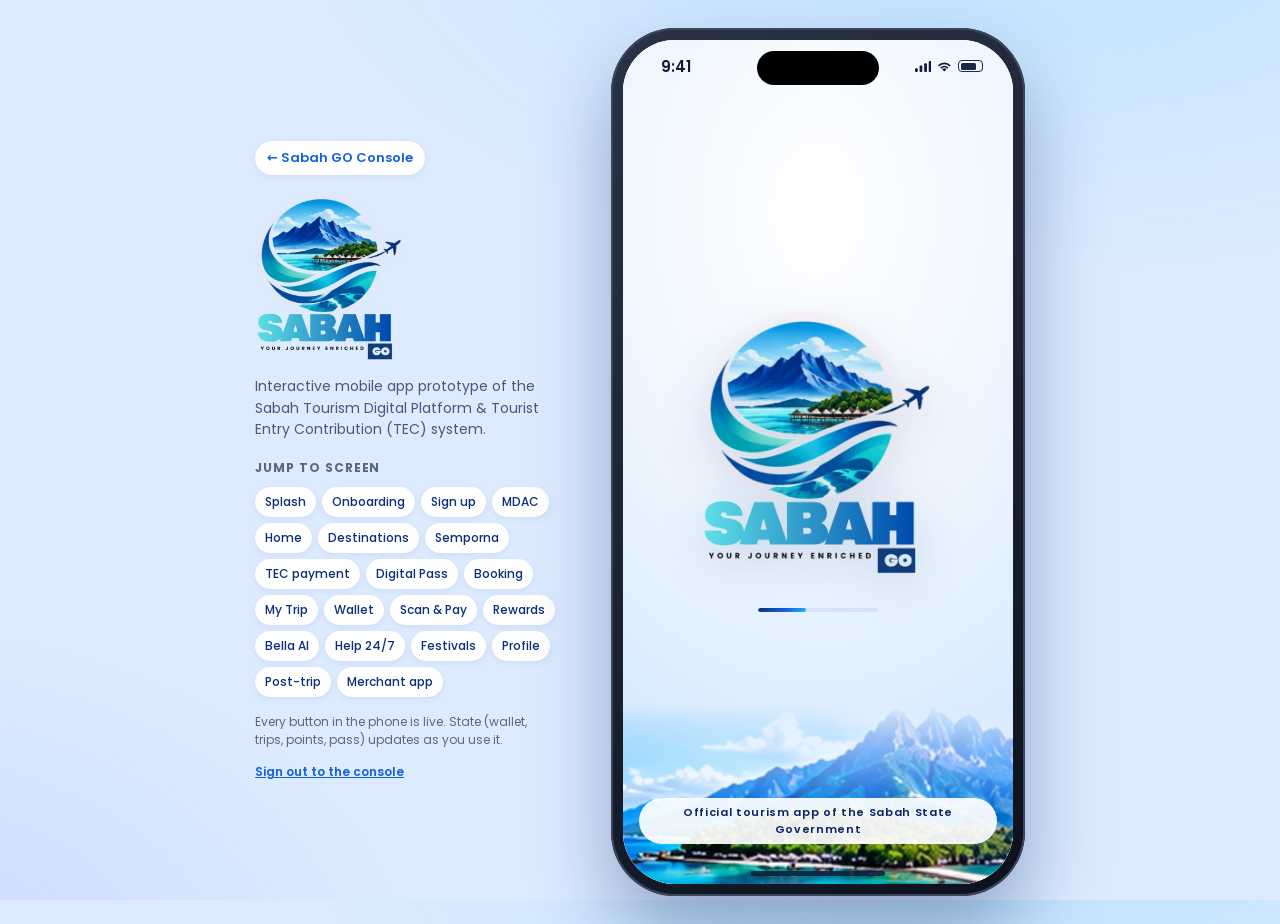
<file: app/index.html>
<!doctype html>
<html lang="en">
<head>
<meta charset="utf-8">
<meta name="viewport" content="width=device-width, initial-scale=1, viewport-fit=cover">
<link rel="icon" href="/img/logo_mark.webp">
<meta name="theme-color" content="#0B2F7A">
<title>Sabah GO</title>
<link rel="preconnect" href="https://fonts.googleapis.com">
<link rel="preconnect" href="https://fonts.gstatic.com" crossorigin>
<link href="https://fonts.googleapis.com/css2?family=Poppins:wght@400;500;600;700;800;900&display=swap" rel="stylesheet">
<link rel="stylesheet" href="/app/styles.css?v=21">
</head>
<body>
<div id="stage">
  <aside class="side">
    <a class="side-back" href="/">&larr; Sabah GO Console</a>
    <div class="side-brand">
      <img src="/img/logo.webp" alt="Sabah GO, your journey enriched">
    </div>
    <p class="side-lead">Interactive mobile app prototype of the Sabah Tourism Digital Platform &amp; Tourist Entry Contribution (TEC) system.</p>
    <h4>Jump to screen</h4>
    <div class="side-links" id="sideLinks"></div>
    <p class="side-note">Every button in the phone is live. State (wallet, trips, points, pass) updates as you use it.</p>
    <a class="side-out" href="/">Sign out to the console</a>
  </aside>
  <div class="device">
    <div class="phone" id="phone">
      <div class="statusbar" aria-hidden="true"><span class="sb-time">9:41</span><span class="island"></span><span class="sb-icons"><svg viewBox="0 0 18 12"><rect x="0" y="8" width="3" height="4" rx="1"/><rect x="5" y="5" width="3" height="7" rx="1"/><rect x="10" y="2.5" width="3" height="9.5" rx="1"/><rect x="15" y="0" width="3" height="12" rx="1"/></svg><svg viewBox="0 0 16 12"><path d="M8 11.5 5.6 9a3.4 3.4 0 0 1 4.8 0zM3.5 7a6.4 6.4 0 0 1 9 0l-1.4 1.4a4.4 4.4 0 0 0-6.2 0zM1 4.5a10 10 0 0 1 14 0l-1.4 1.4a8 8 0 0 0-11.2 0z"/></svg><span class="batt"><i></i></span></span></div>
      <div id="app"></div>
      <div id="sheetWrap" class="sheet-wrap" aria-hidden="true" onclick="if(event.target===this)closeSheet()"><div class="sheet" id="sheet" role="dialog" aria-modal="true" tabindex="-1"></div></div>
      <div id="toast" class="toast" role="status" aria-live="polite"></div>
      <div class="homebar" aria-hidden="true"></div>
    </div>
  </div>
</div>
<script src="/app/data.js?v=21"></script>
<script src="/app/app.js?v=21"></script>
</body>
</html>
</file>
<file: app/styles.css>
:root{
  --navy:#0A2463; --navy2:#0B2F7A; --blue:#1460E0; --blue2:#1E7BF2; --cyan:#22B5F0; --sky:#E8F2FF;
  --green:#17B26A; --teal:#14B8A6; --orange:#FF8A1F; --red:#F0436A; --purple:#7B4DE3; --gold:#FFC531;
  --ink:#0E1B3D; --ink2:#4A5878; --ink3:#8592AD; --line:#E3EAF5; --bg:#F3F7FD; --card:#fff;
  --sb:46px; --r:18px; --shadow:0 6px 20px rgba(16,56,140,.10); --shadow2:0 12px 30px rgba(16,56,140,.18);
  --grad:linear-gradient(135deg,#0B2F7A 0%,#1460E0 55%,#22B5F0 100%);
  --gradNavy:linear-gradient(160deg,#0A2463 0%,#0F3A92 60%,#1460E0 100%);
}
*{box-sizing:border-box;margin:0;padding:0;-webkit-tap-highlight-color:transparent}
html,body{height:100%}
body{font-family:Poppins,system-ui,-apple-system,Segoe UI,sans-serif;color:var(--ink);background:#DCEBFF;
  background-image:radial-gradient(1200px 600px at 80% -10%,#BFE3FF 0%,transparent 60%),radial-gradient(900px 600px at -10% 110%,#C9D8FF 0%,transparent 60%);
  -webkit-font-smoothing:antialiased}
button{font:inherit;color:inherit;background:none;border:0;cursor:pointer}
input,select,textarea{font:inherit;color:inherit}
img{display:block}
svg{display:block}

/* ---------- stage ---------- */
#stage{min-height:100%;display:flex;align-items:center;justify-content:center;gap:56px;padding:28px}
.side{width:300px;flex-shrink:0}
.side-brand{display:flex;align-items:center;gap:12px;margin-bottom:16px}
.side-brand img{width:70px;height:52px;object-fit:cover;border-radius:12px;mix-blend-mode:multiply}
.side-lead{font-size:14px;color:var(--ink2);line-height:1.55;margin-bottom:18px}
.side h4{font-size:12px;letter-spacing:.08em;text-transform:uppercase;color:var(--ink3);margin-bottom:10px}
.side-links{display:flex;flex-wrap:wrap;gap:6px;margin-bottom:16px}
.side-links button{font-size:12px;font-weight:500;padding:6px 10px;border-radius:99px;background:#fff;color:var(--navy2);box-shadow:0 2px 6px rgba(16,56,140,.08)}
.side-links button:hover{background:var(--blue);color:#fff}
.side-note{font-size:12px;color:var(--ink3);line-height:1.5}
.side-back{display:inline-flex;align-items:center;gap:6px;font-size:13px;font-weight:600;color:var(--blue);text-decoration:none;margin-bottom:18px;padding:7px 12px;border-radius:99px;background:#fff;box-shadow:0 2px 6px rgba(16,56,140,.08)}
.side-back:hover{background:var(--blue);color:#fff}
.side-out{display:inline-block;margin-top:14px;font-size:12px;font-weight:600;color:var(--blue)}
.device{padding:12px;border-radius:64px;background:linear-gradient(145deg,#2a3346,#0c111c);box-shadow:0 40px 80px rgba(10,36,99,.35),inset 0 0 0 2px #3b465e}
.phone{position:relative;width:390px;height:844px;border-radius:52px;overflow:hidden;background:var(--bg);isolation:isolate}
#app{position:absolute;inset:0}

/* status bar */
.statusbar{position:absolute;top:0;left:0;right:0;height:var(--sb);z-index:50;display:flex;align-items:center;justify-content:space-between;padding:6px 30px 0 38px;font-weight:600;font-size:15px;color:var(--ink);pointer-events:none;transition:color .2s}
.statusbar .island{position:absolute;left:50%;top:11px;transform:translateX(-50%);width:122px;height:34px;border-radius:20px;background:#000}
.sb-icons{display:flex;align-items:center;gap:6px}
.sb-icons svg{height:11px;width:auto;fill:currentColor}
.batt{width:25px;height:12px;border:1.5px solid currentColor;border-radius:4px;padding:1.5px;opacity:.95;position:relative}
.batt i{display:block;height:100%;width:78%;background:currentColor;border-radius:1.5px}
.phone.light-sb .statusbar{color:#fff}
.homebar{position:absolute;bottom:8px;left:50%;transform:translateX(-50%);width:134px;height:5px;border-radius:3px;background:#0E1B3D;z-index:60;pointer-events:none;opacity:.85}
.phone.light-sb.dark-bottom .homebar{background:#fff}

@media (max-width:860px){ .side{display:none} #stage{padding:0} }
@media (max-width:500px){
  :root{--sb:env(safe-area-inset-top,12px)}
  #stage{display:block;padding:0;min-height:100%}
  .device{padding:0;border-radius:0;box-shadow:none;background:none}
  .phone{width:100vw;height:100vh;height:100dvh;border-radius:0}
  .statusbar,.homebar{display:none}
}

/* ---------- screen layout ---------- */
.scr{position:absolute;inset:0;display:flex;flex-direction:column;background:var(--bg);animation:fadeIn .22s ease}
.scr.push{animation:pushIn .26s cubic-bezier(.2,.8,.2,1)}
@keyframes fadeIn{from{opacity:.4}to{opacity:1}}
@keyframes pushIn{from{transform:translateX(28px);opacity:.3}to{transform:none;opacity:1}}
.content{flex:1;overflow-y:auto;overflow-x:hidden;scrollbar-width:none;padding-bottom:28px;position:relative}
.content::-webkit-scrollbar{display:none}
.has-nav .content{padding-bottom:110px}
.has-footer .content{padding-bottom:20px}
.pad{padding:0 20px}

.hdr{display:flex;align-items:center;gap:10px;padding:calc(var(--sb) + 6px) 14px 12px;background:var(--bg);position:relative;z-index:5}
.hdr.white{background:#fff;border-bottom:1px solid var(--line)}
.hdr.dark{background:transparent;color:#fff}
.hdr-t{flex:1;text-align:center;min-width:0}
.hdr-t h1{font-size:17px;font-weight:600;white-space:nowrap;overflow:hidden;text-overflow:ellipsis}
.hdr-t p{font-size:11.5px;color:var(--ink3);margin-top:1px}
.hdr.dark .hdr-t p{color:rgba(255,255,255,.7)}
.ib{width:40px;height:40px;border-radius:14px;display:grid;place-items:center;background:#fff;box-shadow:0 2px 8px rgba(16,56,140,.08);flex-shrink:0;position:relative}
.ib svg{width:20px;height:20px}
.hdr.dark .ib,.ib.glass{background:rgba(255,255,255,.16);box-shadow:none;color:#fff;backdrop-filter:blur(8px);-webkit-backdrop-filter:blur(8px);border:1px solid rgba(255,255,255,.22)}
.ib-sp{width:40px;flex-shrink:0}
.dot-badge{position:absolute;top:8px;right:9px;width:8px;height:8px;border-radius:50%;background:var(--red);border:2px solid #fff}

/* ---------- brand ---------- */
.wm{display:inline-flex;align-items:center;gap:5px;font-weight:900;letter-spacing:-.02em;line-height:1}
.wm-s{font-size:34px;background:linear-gradient(180deg,#22B5F0 0%,#1E7BF2 55%,#1460E0 100%);-webkit-background-clip:text;background-clip:text;color:transparent}
.wm-go{font-size:19px;background:var(--navy2);color:#fff;padding:5px 6px 4px;border-radius:3px;letter-spacing:0}
.wm.sm .wm-s{font-size:24px}.wm.sm .wm-go{font-size:13px;padding:4px 5px 3px}
.wm.lg .wm-s{font-size:52px}.wm.lg .wm-go{font-size:28px;padding:7px 8px 6px}
.wm.white .wm-s{background:#fff;-webkit-background-clip:text;background-clip:text}
.wm.white .wm-go{background:#fff;color:var(--navy2)}
.wm-tag{font-size:9px;letter-spacing:.32em;font-weight:600;color:var(--navy2);margin-top:4px}
.wm.lg + .wm-tag{font-size:12px}

/* ---------- common ---------- */
.sec{margin-top:22px}
.sec-h{display:flex;align-items:center;justify-content:space-between;padding:0 20px;margin-bottom:12px}
.sec-h h2{font-size:17px;font-weight:700}
.sec-h button{font-size:13px;font-weight:600;color:var(--blue)}
.card{background:#fff;border-radius:var(--r);box-shadow:var(--shadow)}
.muted{color:var(--ink3)} .small{font-size:12px} .b{font-weight:600}
.row{display:flex;align-items:center;gap:12px}
.between{justify-content:space-between}
.hscroll{display:flex;gap:12px;overflow-x:auto;padding:4px 20px 10px;scrollbar-width:none;scroll-snap-type:x mandatory}
.hscroll::-webkit-scrollbar{display:none}
.hscroll>*{scroll-snap-align:start;flex-shrink:0}

.btn{display:inline-flex;align-items:center;justify-content:center;gap:8px;height:52px;padding:0 22px;border-radius:16px;font-weight:600;font-size:15px;transition:transform .1s,filter .15s}
.btn:active{transform:scale(.98)}
.btn svg{width:19px;height:19px}
.btn-primary{background:linear-gradient(90deg,#1460E0,#1E7BF2);color:#fff;box-shadow:0 8px 20px rgba(20,96,224,.32)}
.btn-primary:hover{filter:brightness(1.06)}
.btn-primary:disabled{opacity:.45;box-shadow:none;cursor:not-allowed}
.btn-light{background:#fff;color:var(--blue);box-shadow:var(--shadow)}
.btn-soft{background:var(--sky);color:var(--blue)}
.btn-ghost{color:var(--blue)}
.btn-white{background:#fff;color:var(--navy2)}
.btn-danger{background:#FFE8EE;color:var(--red)}
.btn-green{background:linear-gradient(90deg,#0E9F6E,#17B26A);color:#fff;box-shadow:0 8px 20px rgba(23,178,106,.3)}
.btn-sm{height:36px;padding:0 14px;border-radius:12px;font-size:13px}
.btn-block{width:100%}
.pill{display:inline-flex;align-items:center;gap:4px;font-size:11px;font-weight:600;padding:3px 9px;border-radius:99px;background:var(--sky);color:var(--blue)}
.pill svg{width:12px;height:12px}
.pill.green{background:#E2F8EE;color:#0E8F57}.pill.orange{background:#FFF0E0;color:#D9670A}.pill.red{background:#FFE8EE;color:#D42253}.pill.gold{background:#FFF6D6;color:#A57800}.pill.white{background:rgba(255,255,255,.2);color:#fff}

.footer{padding:12px 20px calc(18px + env(safe-area-inset-bottom,0px));background:#fff;border-top:1px solid var(--line);position:relative;z-index:6}
.phone .footer{padding-bottom:30px}
@media (max-width:500px){.phone .footer{padding-bottom:calc(14px + env(safe-area-inset-bottom,0px))}}

/* chips */
.chips{display:flex;gap:8px;overflow-x:auto;padding:2px 20px 4px;scrollbar-width:none}
.chips::-webkit-scrollbar{display:none}
.chip{flex-shrink:0;height:36px;padding:0 16px;border-radius:99px;background:#fff;font-size:13px;font-weight:500;color:var(--ink2);box-shadow:0 2px 6px rgba(16,56,140,.06);border:1px solid var(--line)}
.chip.on{background:var(--blue);color:#fff;border-color:var(--blue)}

/* search */
.search{display:flex;align-items:center;gap:10px;height:50px;padding:0 8px 0 16px;background:#fff;border-radius:16px;box-shadow:var(--shadow);color:var(--ink3);font-size:14px;width:100%;text-align:left}
.search svg{width:20px;height:20px;flex-shrink:0}
.search span{flex:1}
.search input{flex:1;border:0;outline:0;background:none;font-size:14.5px;color:var(--ink);min-width:0}
.search .filt{width:36px;height:36px;border-radius:12px;display:grid;place-items:center;color:var(--ink2)}

/* ---------- bottom nav ---------- */
.nav{position:absolute;left:0;right:0;bottom:0;z-index:20;height:92px;background:#fff;border-top:1px solid var(--line);display:flex;align-items:flex-start;padding:8px 8px 0;box-shadow:0 -6px 24px rgba(16,56,140,.06)}
@media (max-width:500px){.nav{height:calc(70px + env(safe-area-inset-bottom,0px))}}
.nav button{flex:1;display:flex;flex-direction:column;align-items:center;gap:3px;font-size:11px;font-weight:500;color:var(--ink3);padding-top:4px}
.nav button svg{width:24px;height:24px}
.nav button.on{color:var(--blue)}
.nav button.on svg{stroke-width:2.3}
.nav .center{position:relative;top:-26px}
.nav .center .ring{width:62px;height:62px;border-radius:22px;background:var(--grad);display:grid;place-items:center;color:#fff;box-shadow:0 10px 22px rgba(20,96,224,.4);border:4px solid #fff}
.nav .center.on{color:var(--blue)}
.nav .center span{margin-top:-1px}

.fab{position:absolute;right:16px;bottom:108px;z-index:19;display:flex;align-items:center;gap:8px;padding:5px 14px 5px 5px;border-radius:99px;background:var(--gradNavy);color:#fff;font-weight:600;font-size:13px;box-shadow:0 10px 24px rgba(10,36,99,.35)}
.fab img{width:38px;height:38px;border-radius:50%;object-fit:cover;object-position:50% 18%;border:2px solid #fff}
.fab .spark{position:absolute;top:-4px;left:28px;width:16px;height:16px;color:var(--gold)}
.no-nav .fab{bottom:28px}
.fab{padding:5px}
.fab img{width:50px;height:50px}
.fab .lbl{position:absolute;right:calc(100% + 8px);white-space:nowrap;background:var(--navy);padding:6px 10px;border-radius:10px;font-size:12px;opacity:0;transform:translateX(6px);transition:all .2s;pointer-events:none}
.fab:hover .lbl,.fab:focus-visible .lbl{opacity:1;transform:none}

/* ---------- sheet / toast ---------- */
.sheet-wrap{position:absolute;inset:0;z-index:80;background:rgba(8,20,52,.45);opacity:0;pointer-events:none;transition:opacity .2s;display:flex;align-items:flex-end}
.sheet-wrap.open{opacity:1;pointer-events:auto}
.sheet{width:100%;max-height:86%;overflow-y:auto;background:#fff;border-radius:28px 28px 0 0;padding:10px 20px 34px;transform:translateY(100%);transition:transform .28s cubic-bezier(.2,.8,.2,1)}
.sheet-wrap.open .sheet{transform:none}
.sheet .grab{width:44px;height:5px;border-radius:3px;background:#D4DCEA;margin:0 auto 14px}
.sheet h3{font-size:18px;font-weight:700;margin-bottom:6px}
.sheet p.lead{font-size:13.5px;color:var(--ink2);margin-bottom:16px;line-height:1.5}
.toast{position:absolute;left:50%;top:64px;transform:translate(-50%,-20px);z-index:90;background:var(--ink);color:#fff;font-size:13px;font-weight:500;padding:11px 16px;border-radius:14px;max-width:86%;opacity:0;pointer-events:none;transition:all .25s;display:flex;gap:8px;align-items:center;box-shadow:0 12px 30px rgba(0,0,0,.25)}
.toast.show{opacity:1;transform:translate(-50%,0)}
.toast svg{width:18px;height:18px;color:#4ADE80;flex-shrink:0}

/* ---------- lists ---------- */
.list{background:#fff;border-radius:var(--r);box-shadow:var(--shadow);overflow:hidden}
.li{display:flex;align-items:center;gap:14px;padding:14px 16px;width:100%;text-align:left;border-bottom:1px solid var(--line)}
.li:last-child{border-bottom:0}
.li:active{background:#F6F9FF}
.li .ico{width:42px;height:42px;border-radius:14px;display:grid;place-items:center;flex-shrink:0;background:var(--sky);color:var(--blue)}
.li .ico svg{width:21px;height:21px}
.li .tx{flex:1;min-width:0}
.li .tx b{display:block;font-size:14.5px;font-weight:600}
.li .tx small{display:block;font-size:12px;color:var(--ink3);margin-top:1px;line-height:1.4}
.li .chev{width:18px;height:18px;color:var(--ink3);flex-shrink:0}
.li .amt{font-weight:700;font-size:14.5px;white-space:nowrap}
.li .amt.pos{color:var(--green)}
.list-label{font-size:12px;font-weight:600;letter-spacing:.06em;text-transform:uppercase;color:var(--ink3);margin:22px 4px 10px}

/* icon bubbles */
.bub{width:56px;height:56px;border-radius:50%;display:grid;place-items:center;color:#fff;box-shadow:0 8px 16px -6px currentColor}
.bub svg{width:26px;height:26px;color:#fff}
.c-blue{background:linear-gradient(145deg,#2D8CFF,#1460E0);color:#1460E0}
.c-green{background:linear-gradient(145deg,#2DD4A3,#10A37F);color:#10A37F}
.c-orange{background:linear-gradient(145deg,#FFB443,#FF7A1A);color:#FF7A1A}
.c-red{background:linear-gradient(145deg,#FF6B8B,#E8345E);color:#E8345E}
.c-purple{background:linear-gradient(145deg,#9F7BFF,#6B3FD8);color:#6B3FD8}
.c-teal{background:linear-gradient(145deg,#3CD5E8,#0EA5C6);color:#0EA5C6}
.c-gold{background:linear-gradient(145deg,#FFD458,#F5A300);color:#F5A300}
.c-navy{background:linear-gradient(145deg,#2B57C4,#0A2463);color:#0A2463}

.grid4{display:grid;grid-template-columns:repeat(4,1fr);gap:16px 6px;padding:0 14px}
.cat{display:flex;flex-direction:column;align-items:center;gap:7px;font-size:11.5px;font-weight:500;color:var(--ink);text-align:center;line-height:1.25}
.cat .bub{width:54px;height:54px}

/* ---------- home ---------- */
.home-top{position:relative;height:392px;flex-shrink:0}
.home-top .bg{position:absolute;inset:0;width:100%;height:100%;object-fit:cover}
.home-top::after{content:"";position:absolute;inset:0;background:linear-gradient(180deg,rgba(255,255,255,.0) 30%,rgba(6,30,80,.15) 55%,rgba(6,30,80,.62) 100%)}
.home-logo{position:absolute;top:0;left:0;right:0;z-index:2;display:flex;align-items:center;justify-content:space-between;padding:calc(var(--sb) + 4px) 18px 12px;background:linear-gradient(180deg,rgba(255,255,255,.96) 0%,rgba(255,255,255,.9) 70%,rgba(255,255,255,0) 100%)}
.home-logo .lg{display:flex;align-items:center;gap:8px}
.home-logo .lg img{width:46px;height:34px;object-fit:cover;border-radius:10px;mix-blend-mode:multiply}
.home-hero-tx{position:absolute;left:20px;right:20px;bottom:76px;z-index:2;color:#fff}
.home-hero-tx .hi{font-size:13px;font-weight:500;opacity:.92}
.home-hero-tx h1{font-size:33px;line-height:1.08;font-weight:800;letter-spacing:-.01em;text-shadow:0 2px 14px rgba(0,0,0,.25);margin-top:2px}
.home-hero-tx p{font-size:12.5px;margin-top:8px;opacity:.95;font-weight:500}
.home-search{position:absolute;left:18px;right:18px;bottom:14px;z-index:3}
.home-sheet{background:var(--bg);border-radius:26px 26px 0 0;margin-top:-6px;position:relative;z-index:4;padding-top:20px}

.entry-card{margin:0 20px;padding:16px;border-radius:20px;background:var(--gradNavy);color:#fff;box-shadow:var(--shadow2);position:relative;overflow:hidden}
.entry-card::after{content:"";position:absolute;right:-40px;top:-40px;width:160px;height:160px;border-radius:50%;background:rgba(255,255,255,.07)}
.entry-card h3{font-size:15px;font-weight:700}
.entry-card p{font-size:12px;opacity:.85;margin-top:2px}
.steps{display:flex;gap:6px;margin:14px 0}
.step{flex:1;display:flex;flex-direction:column;gap:6px;font-size:10.5px;font-weight:500;opacity:.85}
.step i{height:5px;border-radius:3px;background:rgba(255,255,255,.25)}
.step.done i{background:#4ADE80}.step.cur i{background:var(--gold)}
.step.done,.step.cur{opacity:1}

.pass-mini{margin:0 20px;padding:14px;border-radius:20px;background:var(--gradNavy);color:#fff;display:flex;align-items:center;gap:14px;width:calc(100% - 40px);text-align:left;box-shadow:var(--shadow2)}
.pass-mini .qrbox{width:58px;height:58px;background:#fff;border-radius:12px;padding:5px;flex-shrink:0}
.pass-mini b{font-size:14px;display:block}
.pass-mini small{font-size:11.5px;opacity:.8;display:block;margin-top:2px}

.dcard{position:relative;width:200px;height:150px;border-radius:20px;overflow:hidden;box-shadow:var(--shadow);text-align:left;color:#fff}
.dcard img{width:100%;height:100%;object-fit:cover;transition:transform .4s}
.dcard:hover img{transform:scale(1.05)}
.dcard::after{content:"";position:absolute;inset:0;background:linear-gradient(180deg,transparent 40%,rgba(5,20,60,.78))}
.dcard .t{position:absolute;left:14px;bottom:12px;right:14px;z-index:2}
.dcard .t b{font-size:16px;font-weight:700;display:block;line-height:1.2}
.dcard .t small{font-size:11.5px;opacity:.9}
.dcard .hrt{position:absolute;top:10px;right:10px;z-index:3;width:32px;height:32px;border-radius:50%;background:rgba(255,255,255,.25);backdrop-filter:blur(6px);-webkit-backdrop-filter:blur(6px);display:grid;place-items:center;color:#fff}
.dcard .hrt svg{width:16px;height:16px}
.hrt.on svg{fill:var(--red);color:var(--red)}
.dcard .rt{position:absolute;top:10px;left:10px;z-index:3;font-size:11px;font-weight:600;background:rgba(255,255,255,.92);color:var(--ink);padding:3px 8px;border-radius:99px;display:flex;align-items:center;gap:3px}
.dcard .rt svg{width:12px;height:12px;color:var(--gold);fill:var(--gold)}

.rcard{width:112px;text-align:left}
.rcard .im{width:112px;height:100px;border-radius:16px;overflow:hidden;box-shadow:var(--shadow)}
.rcard img{width:100%;height:100%;object-fit:cover}
.rcard b{display:block;font-size:12.5px;font-weight:600;margin-top:7px}
.rcard small{font-size:11px;color:var(--ink3)}

.banner{margin:0 20px;border-radius:22px;overflow:hidden;position:relative;height:150px;display:block;width:calc(100% - 40px);text-align:left;color:#fff;box-shadow:var(--shadow2)}
.banner img{position:absolute;inset:0;width:100%;height:100%;object-fit:cover}
.banner::before{content:"";position:absolute;inset:0;background:linear-gradient(90deg,rgba(10,36,99,.95) 0%,rgba(10,36,99,.7) 48%,rgba(10,36,99,0) 80%);z-index:1}
.banner .bt{position:relative;z-index:2;padding:18px}
.banner h3{font-size:19px;font-weight:800;line-height:1.15;max-width:200px}
.banner p{font-size:11.5px;opacity:.9;margin:4px 0 12px;max-width:190px}
.banner .cta{display:inline-flex;align-items:center;gap:6px;background:var(--gold);color:var(--navy);font-weight:700;font-size:12px;padding:7px 12px;border-radius:99px}
.banner .cta svg{width:14px;height:14px}

.evcard{width:230px;border-radius:20px;overflow:hidden;background:#fff;box-shadow:var(--shadow);text-align:left}
.evcard .im{height:110px;position:relative}
.evcard img{width:100%;height:100%;object-fit:cover}
.evcard .date{position:absolute;left:10px;top:10px;background:#fff;border-radius:12px;padding:5px 9px;text-align:center;line-height:1.05}
.evcard .date b{display:block;font-size:17px;color:var(--blue)}
.evcard .date small{font-size:10px;font-weight:600;color:var(--ink2);text-transform:uppercase}
.evcard .bd{padding:11px 13px 13px}
.evcard .bd b{font-size:14px;display:block}
.evcard .bd small{font-size:11.5px;color:var(--ink3)}

.dealcard{width:250px;border-radius:20px;padding:15px;color:#fff;text-align:left;position:relative;overflow:hidden;box-shadow:var(--shadow)}
.dealcard .big{font-size:26px;font-weight:800;line-height:1}
.dealcard b{display:block;font-size:13.5px;margin-top:6px}
.dealcard small{font-size:11px;opacity:.88}
.dealcard .claim{position:absolute;right:12px;bottom:12px;background:#fff;color:var(--navy);font-size:11.5px;font-weight:700;padding:6px 11px;border-radius:99px}
.dealcard::after{content:"";position:absolute;right:-30px;top:-30px;width:110px;height:110px;border-radius:50%;background:rgba(255,255,255,.12)}

.svc{display:grid;grid-template-columns:repeat(4,1fr);gap:10px;padding:0 20px}
.svc button{background:#fff;border-radius:18px;padding:14px 4px 12px;display:flex;flex-direction:column;align-items:center;gap:8px;font-size:11px;font-weight:500;box-shadow:var(--shadow);line-height:1.2;text-align:center}
.svc .ico{width:40px;height:40px;border-radius:14px;display:grid;place-items:center}
.svc .ico svg{width:21px;height:21px}

/* ---------- destination list ---------- */
.dl{display:flex;flex-direction:column;gap:12px;padding:0 20px}
.drow{display:flex;align-items:center;gap:14px;background:#fff;border-radius:18px;padding:9px;box-shadow:var(--shadow);text-align:left;width:100%}
.drow .th{width:96px;height:78px;border-radius:14px;overflow:hidden;flex-shrink:0}
.drow .th img{width:100%;height:100%;object-fit:cover}
.drow .tx{flex:1;min-width:0}
.drow .tx b{font-size:15px;font-weight:600;display:block}
.drow .tx small{font-size:12px;color:var(--ink3);display:block}
.drow .meta{display:flex;align-items:center;gap:8px;margin-top:6px;font-size:11.5px;color:var(--ink2)}
.drow .meta svg{width:13px;height:13px}
.star{display:inline-flex;align-items:center;gap:3px;font-weight:600}
.star svg{color:var(--gold);fill:var(--gold)}
.hbtn{width:38px;height:38px;border-radius:12px;display:grid;place-items:center;color:var(--ink3);flex-shrink:0}
.hbtn svg{width:20px;height:20px}
.hbtn.on{color:var(--red)}.hbtn.on svg{fill:var(--red)}

/* ---------- detail ---------- */
.dhero{position:relative;height:330px;flex-shrink:0}
.dhero img{width:100%;height:100%;object-fit:cover}
.dhero::after{content:"";position:absolute;inset:0;background:linear-gradient(180deg,rgba(0,0,0,.25) 0%,transparent 30%,transparent 50%,rgba(5,20,60,.75) 100%)}
.dhero .top{position:absolute;top:calc(var(--sb) + 6px);left:16px;right:16px;display:flex;justify-content:space-between;z-index:3}
.dhero .top .r{display:flex;gap:8px}
.dhero .tt{position:absolute;left:20px;right:20px;bottom:40px;color:#fff;z-index:3}
.dhero .tt h1{font-size:32px;font-weight:800;line-height:1.05}
.dhero .tt p{font-size:14px;opacity:.92;margin-top:4px}
.dbody{background:var(--bg);border-radius:26px 26px 0 0;margin-top:-26px;position:relative;z-index:4;padding-top:8px}
.tabs{display:flex;gap:4px;padding:8px 14px 0;border-bottom:1px solid var(--line);overflow-x:auto;scrollbar-width:none;background:var(--bg)}
.tabs::-webkit-scrollbar{display:none}
.tabs button{flex-shrink:0;display:flex;flex-direction:column;align-items:center;gap:4px;padding:6px 10px 10px;font-size:12px;font-weight:500;color:var(--ink3);border-bottom:2.5px solid transparent;margin-bottom:-1px}
.tabs button svg{width:21px;height:21px}
.tabs button.on{color:var(--blue);border-color:var(--blue);font-weight:600}
.facts{display:grid;grid-template-columns:repeat(3,1fr);gap:8px}
.fact{background:#fff;border-radius:16px;padding:11px;box-shadow:var(--shadow)}
.fact svg{width:18px;height:18px;color:var(--blue);margin-bottom:6px}
.fact b{display:block;font-size:11px;color:var(--ink3);font-weight:500}
.fact span{font-size:12.5px;font-weight:600;line-height:1.3;display:block;margin-top:1px}
.para{font-size:13.5px;line-height:1.65;color:var(--ink2)}
.bigimg{border-radius:20px;overflow:hidden;height:170px;box-shadow:var(--shadow)}
.bigimg img{width:100%;height:100%;object-fit:cover}

.icard{display:flex;gap:12px;background:#fff;border-radius:18px;padding:10px;box-shadow:var(--shadow);align-items:center}
.icard .th{width:84px;height:84px;border-radius:14px;overflow:hidden;flex-shrink:0}
.icard .th img{width:100%;height:100%;object-fit:cover}
.icard .tx{flex:1;min-width:0}
.icard .tx b{font-size:14px;font-weight:600;display:block;line-height:1.3}
.icard .tx small{font-size:11.5px;color:var(--ink3);display:block;margin-top:2px}
.icard .pr{display:flex;align-items:center;justify-content:space-between;margin-top:7px}
.icard .pr span{font-weight:700;color:var(--blue);font-size:14px}
.icard .pr s{font-size:11px;color:var(--ink3);margin-left:4px;font-weight:500}
.stack{display:flex;flex-direction:column;gap:12px}

/* ---------- forms ---------- */
.field{display:block;margin-bottom:14px}
.field>span{display:block;font-size:12.5px;font-weight:600;color:var(--ink2);margin-bottom:6px}
.inp{width:100%;height:52px;border-radius:14px;border:1.5px solid var(--line);background:#fff;padding:0 16px;font-size:14.5px;outline:none;transition:border .15s}
.inp:focus{border-color:var(--blue);box-shadow:0 0 0 4px rgba(20,96,224,.1)}
textarea.inp{height:110px;padding:14px 16px;resize:none;line-height:1.5}
select.inp{appearance:none;background-image:url("data:image/svg+xml,%3Csvg xmlns='http://www.w3.org/2000/svg' width='20' height='20' fill='none' stroke='%238592AD' stroke-width='2' viewBox='0 0 24 24'%3E%3Cpath d='m6 9 6 6 6-6'/%3E%3C/svg%3E");background-repeat:no-repeat;background-position:right 14px center}
.check{display:flex;gap:10px;align-items:flex-start;font-size:12.5px;color:var(--ink2);line-height:1.5;cursor:pointer;text-align:left}
.check .box{width:22px;height:22px;border-radius:7px;border:1.5px solid #C4CFE2;flex-shrink:0;display:grid;place-items:center;background:#fff}
.check.on .box{background:var(--blue);border-color:var(--blue);color:#fff}
.check .box svg{width:14px;height:14px;opacity:0}.check.on .box svg{opacity:1}
.toggle{width:50px;height:30px;border-radius:99px;background:#CBD5E6;position:relative;flex-shrink:0;transition:background .2s}
.toggle::after{content:"";position:absolute;top:3px;left:3px;width:24px;height:24px;border-radius:50%;background:#fff;box-shadow:0 2px 4px rgba(0,0,0,.2);transition:transform .2s}
.toggle.on{background:var(--green)}.toggle.on::after{transform:translateX(20px)}
.seg{display:flex;background:#E6EDF8;border-radius:14px;padding:4px;margin:0 20px}
.seg button{flex:1;height:38px;border-radius:11px;font-size:13px;font-weight:600;color:var(--ink2)}
.seg button.on{background:#fff;color:var(--blue);box-shadow:0 2px 8px rgba(16,56,140,.1)}
.stepper{display:flex;align-items:center;gap:12px}
.stepper button{width:34px;height:34px;border-radius:11px;background:var(--sky);color:var(--blue);display:grid;place-items:center}
.stepper button:disabled{opacity:.35}
.stepper button svg{width:17px;height:17px}
.stepper b{min-width:18px;text-align:center;font-size:16px}

/* option tiles */
.opt{display:flex;align-items:center;gap:12px;width:100%;padding:12px 14px;background:#fff;border:1.5px solid var(--line);border-radius:16px;text-align:left;transition:border .15s,background .15s}
.opt.on{border-color:var(--blue);background:#F2F7FF;box-shadow:0 0 0 3px rgba(20,96,224,.08)}
.opt .radio{width:22px;height:22px;border-radius:50%;border:2px solid #C4CFE2;flex-shrink:0;position:relative}
.opt.on .radio{border-color:var(--blue)}
.opt.on .radio::after{content:"";position:absolute;inset:3px;border-radius:50%;background:var(--blue)}
.opt .tx{flex:1;min-width:0}
.opt .tx b{display:block;font-size:14px;font-weight:600}
.opt .tx small{display:block;font-size:11.5px;color:var(--ink3)}
.opt .logo{height:26px;width:auto;max-width:76px;object-fit:contain}
.opt .lg2{width:52px;height:36px;border-radius:9px;background:#fff;border:1px solid var(--line);display:grid;place-items:center;flex-shrink:0;padding:4px}
.opt .lg2 img{max-width:100%;max-height:100%;object-fit:contain}
.route{display:grid;grid-template-columns:1fr 1fr;gap:10px}
.rt-tile{border-radius:18px;overflow:hidden;background:#fff;border:2px solid transparent;box-shadow:var(--shadow);text-align:left;position:relative}
.rt-tile.on{border-color:var(--blue);box-shadow:0 0 0 4px rgba(20,96,224,.12)}
.rt-tile .im{height:70px;position:relative}
.rt-tile .im img{width:100%;height:100%;object-fit:cover}
.rt-tile .ck{position:absolute;top:8px;right:8px;width:24px;height:24px;border-radius:50%;background:var(--blue);color:#fff;display:none;place-items:center}
.rt-tile.on .ck{display:grid}
.rt-tile .ck svg{width:14px;height:14px}
.rt-tile .bd{padding:9px 12px 11px;display:flex;justify-content:space-between;align-items:flex-end}
.rt-tile .bd b{font-size:13.5px;display:block}
.rt-tile .bd small{font-size:11px;color:var(--ink3)}
.rt-tile .bd .p{background:var(--navy2);color:#fff;font-weight:700;font-size:13px;padding:4px 9px;border-radius:9px}

.sumrow{display:flex;justify-content:space-between;font-size:13.5px;padding:7px 0;color:var(--ink2)}
.sumrow b{color:var(--ink);font-weight:600}
.sumrow.tot{border-top:1.5px dashed var(--line);margin-top:6px;padding-top:12px;font-size:15px;color:var(--ink);font-weight:600}
.sumrow.tot b{font-size:20px;color:var(--blue);font-weight:800}
.sumrow .neg{color:var(--green)}

/* ---------- wallet / dark screens ---------- */
.navyscr{background:linear-gradient(180deg,#0A2463 0%,#0D3283 340px,var(--bg) 340px)}
.navyscr .hdr{background:transparent;color:#fff}
.bal{margin:4px 20px 0;border-radius:22px;padding:18px;background:linear-gradient(120deg,#1460E0,#1E88F5 60%,#22B5F0);color:#fff;position:relative;overflow:hidden;box-shadow:0 14px 30px rgba(6,28,90,.35)}
.bal::after{content:"";position:absolute;right:-50px;bottom:-70px;width:200px;height:200px;border-radius:50%;background:rgba(255,255,255,.1)}
.bal small{font-size:12.5px;opacity:.88}
.bal .amt{font-size:32px;font-weight:800;margin-top:2px;letter-spacing:-.01em}
.bal .add{position:absolute;right:16px;top:22px;width:46px;height:46px;border-radius:50%;background:var(--gold);color:var(--navy);display:grid;place-items:center;z-index:2;box-shadow:0 6px 14px rgba(0,0,0,.2)}
.bal .add svg{width:24px;height:24px;stroke-width:2.6}
.bal .sub{display:flex;gap:14px;margin-top:12px;font-size:11.5px;opacity:.95;position:relative;z-index:2}
.bal .sub span{display:flex;align-items:center;gap:5px}
.bal .sub svg{width:14px;height:14px}
.wact{display:grid;grid-template-columns:repeat(3,1fr);gap:10px;padding:16px 20px 0}
.wact button{background:#fff;border-radius:18px;padding:14px 6px;display:flex;flex-direction:column;align-items:center;gap:7px;font-size:12px;font-weight:600;color:var(--ink);box-shadow:var(--shadow)}
.wact button svg{width:24px;height:24px;color:var(--blue)}
.wact .dk{background:rgba(255,255,255,.1);color:#fff;box-shadow:none;border:1px solid rgba(255,255,255,.14)}
.wact .dk svg{color:#7CC4FF}

/* rewards */
.tier{margin:4px 20px 0;padding:18px;border-radius:22px;background:linear-gradient(135deg,#1C3F94,#2B5BC6);color:#fff;display:flex;gap:14px;align-items:center;border:1px solid rgba(255,255,255,.18);position:relative;overflow:hidden;width:calc(100% - 40px);text-align:left}
.tier .crown{width:54px;height:54px;border-radius:50%;background:linear-gradient(145deg,#FFE27A,#F5A300);display:grid;place-items:center;color:#7A4A00;flex-shrink:0;box-shadow:0 6px 16px rgba(245,163,0,.4)}
.tier .crown svg{width:28px;height:28px}
.tier b{font-size:17px;display:block}
.tier small{font-size:11.5px;opacity:.8}
.prog{height:7px;border-radius:5px;background:rgba(255,255,255,.2);margin-top:8px;overflow:hidden}
.prog i{display:block;height:100%;background:linear-gradient(90deg,#FFD458,#FFB020);border-radius:5px}
.pts{display:flex;align-items:baseline;gap:6px;color:#fff;padding:18px 22px 6px}
.pts b{font-size:34px;font-weight:800;color:var(--gold)}
.rw-row{display:flex;align-items:center;gap:12px;margin:8px 20px 0;padding:12px 14px;background:rgba(255,255,255,.1);border:1px solid rgba(255,255,255,.14);border-radius:16px;color:#fff;width:calc(100% - 40px);text-align:left}
.rw-row .ic{width:38px;height:38px;border-radius:12px;display:grid;place-items:center;flex-shrink:0}
.rw-row .ic svg{width:20px;height:20px;color:#fff}
.rw-row b{flex:1;font-size:14.5px}
.rw-row .chev{width:18px;height:18px;opacity:.6}
.coupon{display:flex;background:#fff;border-radius:18px;box-shadow:var(--shadow);overflow:hidden;position:relative;width:100%;text-align:left}
.coupon .l{width:96px;flex-shrink:0;display:flex;flex-direction:column;align-items:center;justify-content:center;color:#fff;padding:10px;text-align:center}
.coupon .l b{font-size:20px;font-weight:800;line-height:1}
.coupon .l small{font-size:10px;opacity:.9;margin-top:3px}
.coupon .r{flex:1;padding:12px 14px;border-left:2px dashed var(--line);min-width:0}
.coupon .r b{font-size:13.5px;display:block}
.coupon .r small{font-size:11.5px;color:var(--ink3);display:block;margin:2px 0 8px}
.coupon::before,.coupon::after{content:"";position:absolute;left:88px;width:16px;height:16px;border-radius:50%;background:var(--bg)}
.coupon::before{top:-8px}.coupon::after{bottom:-8px}

/* pass */
.pass{margin:6px 20px 0;border-radius:26px;overflow:hidden;background:#fff;box-shadow:0 20px 40px rgba(10,36,99,.22)}
.pass .ph{background:var(--gradNavy);color:#fff;padding:18px 20px;position:relative;overflow:hidden}
.pass .ph::after{content:"";position:absolute;inset:0;background:url(/img/villas2.jpg) center/cover;opacity:.22;mix-blend-mode:screen}
.pass .ph *{position:relative;z-index:2}
.pass .ph small{font-size:10.5px;letter-spacing:.14em;opacity:.85;font-weight:600}
.pass .ph h3{font-size:19px;font-weight:800;margin-top:2px}
.pass .pb{padding:18px 20px 20px;text-align:center}
.pass .qr{width:190px;height:190px;margin:0 auto;padding:10px;border-radius:18px;border:1.5px solid var(--line);background:#fff}
.pass .nm{font-size:19px;font-weight:700;margin-top:12px;letter-spacing:.02em}
.pass .kv{display:grid;grid-template-columns:1fr 1fr;gap:10px;text-align:left;margin-top:14px;padding-top:14px;border-top:1.5px dashed var(--line)}
.pass .kv small{font-size:10.5px;color:var(--ink3);display:block;text-transform:uppercase;letter-spacing:.06em}
.pass .kv b{font-size:13.5px}
.verified{display:inline-flex;align-items:center;gap:6px;background:#E2F8EE;color:#0E8F57;font-weight:600;font-size:12.5px;padding:6px 12px;border-radius:99px;margin-top:10px}
.verified svg{width:15px;height:15px}
.perks{display:grid;grid-template-columns:repeat(4,1fr);gap:8px;padding:0 20px}
.perks button{display:flex;flex-direction:column;align-items:center;gap:6px;font-size:10.5px;font-weight:500;text-align:center;line-height:1.25;background:#fff;border-radius:16px;padding:12px 4px;box-shadow:var(--shadow)}
.perks .ico{width:38px;height:38px;border-radius:12px;display:grid;place-items:center;background:#E2F8EE;color:#0E8F57}
.perks .ico svg{width:20px;height:20px}

/* success */
.okwrap{display:flex;flex-direction:column;align-items:center;text-align:center;padding:calc(var(--sb) + 40px) 24px 0}
.okc{width:96px;height:96px;border-radius:50%;background:linear-gradient(145deg,#34D399,#10A37F);display:grid;place-items:center;color:#fff;box-shadow:0 0 0 12px rgba(16,163,127,.12),0 0 0 26px rgba(16,163,127,.06);animation:pop .45s cubic-bezier(.2,1.6,.4,1)}
.okc svg{width:48px;height:48px;stroke-width:3}
@keyframes pop{from{transform:scale(.3);opacity:0}to{transform:none;opacity:1}}
.okwrap h1{font-size:23px;font-weight:800;margin-top:30px}
.okwrap p{font-size:13.5px;color:var(--ink2);margin-top:6px;line-height:1.5}
.receipt{width:100%;margin-top:22px;text-align:left;padding:16px 18px}

/* chat */
.chat{display:flex;flex-direction:column;gap:12px;padding:6px 16px 10px}
.msg{max-width:84%;font-size:13.5px;line-height:1.5;padding:11px 14px;border-radius:18px;animation:fadeIn .25s}
.msg.bot{background:#fff;border-top-left-radius:6px;box-shadow:var(--shadow);align-self:flex-start}
.msg.me{background:var(--blue);color:#fff;border-top-right-radius:6px;align-self:flex-end}
.botrow{display:flex;gap:8px;align-items:flex-start}
.botrow>img{width:30px;height:30px;border-radius:50%;object-fit:cover;object-position:50% 15%;flex-shrink:0;border:2px solid #fff;box-shadow:var(--shadow)}
.botrow .msg{max-width:calc(100% - 50px)}
.typing{display:flex;gap:4px;padding:14px}
.typing i{width:7px;height:7px;border-radius:50%;background:#9AA8C4;animation:blink 1s infinite}
.typing i:nth-child(2){animation-delay:.15s}.typing i:nth-child(3){animation-delay:.3s}
@keyframes blink{0%,100%{opacity:.3}50%{opacity:1}}
.daycard{display:flex;gap:10px;align-items:center;background:#F4F8FF;border-radius:14px;padding:7px;margin-top:8px;width:100%;text-align:left}
.daycard img{width:62px;height:50px;border-radius:10px;object-fit:cover;flex-shrink:0}
.daycard .d{font-size:10px;font-weight:700;color:#fff;background:var(--blue);padding:2px 7px;border-radius:6px;display:inline-block}
.daycard b{display:block;font-size:13px;margin-top:2px}
.daycard small{font-size:11px;color:var(--ink3);display:block;line-height:1.3}
.daycard .chev{width:16px;height:16px;color:var(--ink3);margin-left:auto;flex-shrink:0}
.qchips{display:flex;flex-wrap:wrap;gap:6px;margin-top:4px}
.qchips button{font-size:12px;font-weight:500;padding:7px 12px;border-radius:99px;background:#fff;border:1.5px solid #CFE0FF;color:var(--blue)}
.chatbar{display:flex;gap:8px;align-items:center;padding:10px 14px 30px;background:#fff;border-top:1px solid var(--line)}
@media (max-width:500px){.chatbar{padding-bottom:calc(10px + env(safe-area-inset-bottom,0px))}}
.chatbar input{flex:1;height:46px;border-radius:99px;border:1.5px solid var(--line);padding:0 18px;outline:none;font-size:14px;background:#F6F9FE}
.chatbar input:focus{border-color:var(--blue)}
.chatbar .send{width:46px;height:46px;border-radius:50%;background:var(--blue);color:#fff;display:grid;place-items:center;flex-shrink:0}
.chatbar .send svg,.chatbar .mic svg{width:20px;height:20px}
.chatbar .mic{width:40px;height:40px;border-radius:50%;display:grid;place-items:center;color:var(--ink3)}
.chatbar .mic.on{color:#fff;background:var(--red);animation:pulse 1s infinite}
@keyframes pulse{0%{box-shadow:0 0 0 0 rgba(240,67,106,.5)}100%{box-shadow:0 0 0 14px rgba(240,67,106,0)}}
.bella-hero{position:relative;margin:0 16px 4px;border-radius:24px;overflow:hidden;height:210px;background:var(--gradNavy)}
.bella-hero img{position:absolute;left:-6px;bottom:0;height:100%;width:56%;object-fit:cover;object-position:50% 10%}
.bella-hero .bub2{position:absolute;right:14px;top:24px;width:52%;background:#fff;border-radius:18px 18px 18px 4px;padding:12px 14px;font-size:13px;line-height:1.45;color:var(--ink);box-shadow:0 10px 24px rgba(0,0,0,.2)}
.bella-hero .bub2 b{color:var(--blue)}
.bella-hero .tag{position:absolute;right:14px;bottom:16px;color:#fff;font-size:11px;display:flex;align-items:center;gap:6px;opacity:.9}
.bella-hero .tag i{width:8px;height:8px;border-radius:50%;background:#4ADE80;box-shadow:0 0 0 3px rgba(74,222,128,.25)}
.smenu{display:flex;flex-direction:column;gap:8px}
.smenu button{display:flex;align-items:center;gap:12px;background:#fff;border-radius:16px;padding:11px 12px;text-align:left;box-shadow:var(--shadow);width:100%}
.smenu .ico{width:38px;height:38px;border-radius:12px;background:var(--sky);color:var(--blue);display:grid;place-items:center;flex-shrink:0}
.smenu .ico svg{width:20px;height:20px}
.smenu b{font-size:13.5px;display:block}
.smenu small{font-size:11px;color:var(--ink3)}
.smenu .chev{width:16px;height:16px;color:var(--ink3);margin-left:auto}

/* scanner */
.scan{position:absolute;inset:0;background:#0b0f19;display:flex;flex-direction:column;color:#fff}
.scan .cam{position:absolute;inset:0;background:url(/img/market1.jpg) center/cover;filter:blur(3px) brightness(.55)}
.scan .frame{position:relative;width:250px;height:250px;margin:80px auto 0;border-radius:28px;cursor:pointer}
.scan .frame::before{content:"";position:absolute;inset:0;border-radius:28px;box-shadow:0 0 0 2000px rgba(5,10,25,.55)}
.scan .corner{position:absolute;width:46px;height:46px;border:5px solid #fff}
.scan .c1{top:0;left:0;border-right:0;border-bottom:0;border-radius:28px 0 0 0}
.scan .c2{top:0;right:0;border-left:0;border-bottom:0;border-radius:0 28px 0 0}
.scan .c3{bottom:0;left:0;border-right:0;border-top:0;border-radius:0 0 0 28px}
.scan .c4{bottom:0;right:0;border-left:0;border-top:0;border-radius:0 0 28px 0}
.scan .line{position:absolute;left:16px;right:16px;height:3px;background:linear-gradient(90deg,transparent,#22B5F0,transparent);box-shadow:0 0 14px #22B5F0;animation:scanl 2s ease-in-out infinite}
@keyframes scanl{0%{top:14px}50%{top:calc(100% - 17px)}100%{top:14px}}
.scan .qrghost{position:absolute;inset:50px;opacity:.85;background:#fff;border-radius:10px;padding:8px}
.scan .hint{position:relative;text-align:center;margin-top:26px;font-size:14px;font-weight:500}
.scan .hint small{display:block;font-size:12px;opacity:.7;margin-top:4px;font-weight:400}
.scan .rails{position:relative;display:flex;justify-content:center;gap:6px;margin-top:18px;flex-wrap:wrap;padding:0 30px}
.scan .rails span{background:rgba(255,255,255,.95);border-radius:8px;height:28px;padding:4px 8px;display:grid;place-items:center}
.scan .rails img{height:18px;width:auto}
.scan .tools{position:absolute;bottom:50px;left:0;right:0;display:flex;justify-content:center;gap:28px}
.scan .tools button{display:flex;flex-direction:column;align-items:center;gap:8px;font-size:12px;color:#fff}
.scan .tools .c{width:58px;height:58px;border-radius:50%;background:rgba(255,255,255,.14);display:grid;place-items:center;border:1px solid rgba(255,255,255,.2)}
.scan .tools .c.on{background:#fff;color:var(--navy)}
.scan .tools svg{width:24px;height:24px}

/* keypad */
.amtdisp{text-align:center;padding:18px 0 6px}
.amtdisp small{font-size:12.5px;color:var(--ink3)}
.amtdisp .v{font-size:44px;font-weight:800;letter-spacing:-.02em;margin-top:2px}
.amtdisp .v span{font-size:22px;color:var(--ink3);margin-right:6px;font-weight:700}
.keys{display:grid;grid-template-columns:repeat(3,1fr);gap:8px;padding:0 24px}
.keys button{height:54px;border-radius:16px;font-size:22px;font-weight:600;background:#fff;box-shadow:0 2px 6px rgba(16,56,140,.06)}
.keys button:active{background:var(--sky)}
.keys button svg{width:22px;height:22px;margin:auto}

/* trips */
.tripcard{margin:0 20px;border-radius:24px;overflow:hidden;position:relative;height:178px;color:#fff;box-shadow:var(--shadow2)}
.tripcard img{position:absolute;inset:0;width:100%;height:100%;object-fit:cover}
.tripcard::after{content:"";position:absolute;inset:0;background:linear-gradient(180deg,rgba(5,20,60,.1),rgba(5,20,60,.82))}
.tripcard .tc{position:absolute;inset:0;z-index:2;padding:16px;display:flex;flex-direction:column;justify-content:flex-end}
.tripcard h3{font-size:21px;font-weight:800}
.tripcard .m{display:flex;gap:14px;font-size:12px;margin-top:6px;opacity:.95}
.tripcard .m span{display:flex;align-items:center;gap:5px}
.tripcard .m svg{width:14px;height:14px}
.tripcard .cd{position:absolute;top:14px;right:14px;z-index:3;background:rgba(255,255,255,.95);color:var(--navy);border-radius:14px;padding:7px 11px;text-align:center;line-height:1.1}
.tripcard .cd b{font-size:20px;display:block}
.tripcard .cd small{font-size:10px;font-weight:600}
.day{display:flex;gap:12px;padding:0 20px}
.day .rail{display:flex;flex-direction:column;align-items:center;width:44px;flex-shrink:0}
.day .rail .n{width:44px;height:44px;border-radius:14px;background:var(--grad);color:#fff;display:flex;flex-direction:column;align-items:center;justify-content:center;line-height:1}
.day .rail .n small{font-size:9px;font-weight:600;opacity:.85}
.day .rail .n b{font-size:16px}
.day .rail .v{flex:1;width:2px;background:repeating-linear-gradient(180deg,#C9D8F2 0 5px,transparent 5px 10px);margin:6px 0}
.day .items{flex:1;padding-bottom:18px;min-width:0}
.day .items h4{font-size:14.5px;font-weight:700}
.day .items>small{font-size:11.5px;color:var(--ink3)}
.tl{display:flex;gap:10px;align-items:center;background:#fff;border-radius:14px;padding:8px;margin-top:8px;box-shadow:var(--shadow);width:100%;text-align:left}
.tl img{width:52px;height:44px;border-radius:10px;object-fit:cover;flex-shrink:0}
.tl .tm{font-size:10.5px;font-weight:700;color:var(--blue)}
.tl b{font-size:13px;display:block;line-height:1.25}
.tl .chev{width:16px;height:16px;color:var(--ink3);margin-left:auto;flex-shrink:0}
.empty{text-align:center;padding:36px 30px;color:var(--ink3)}
.empty .bub{margin:0 auto 14px;width:70px;height:70px}
.empty b{display:block;color:var(--ink);font-size:16px;margin-bottom:4px}
.empty p{font-size:13px;line-height:1.5;margin-bottom:16px}

/* profile */
.prof-h{padding:calc(var(--sb) + 10px) 20px 70px;background:var(--gradNavy);color:#fff;position:relative;overflow:hidden}
.prof-h::after{content:"";position:absolute;inset:0;background:url(/img/hero_sabah.jpg) center 70%/cover;opacity:.18}
.prof-h>*{position:relative;z-index:2}
.av{width:68px;height:68px;border-radius:50%;background:linear-gradient(145deg,#FFD458,#FF8A1F);display:grid;place-items:center;font-weight:800;font-size:24px;color:#fff;border:3px solid rgba(255,255,255,.7);flex-shrink:0}
.prof-card{margin:-50px 20px 0;position:relative;z-index:3;display:grid;grid-template-columns:repeat(3,1fr);background:#fff;border-radius:20px;box-shadow:var(--shadow2);padding:14px 4px}
.prof-card button{display:flex;flex-direction:column;align-items:center;gap:2px;border-right:1px solid var(--line)}
.prof-card button:last-child{border:0}
.prof-card b{font-size:17px;color:var(--navy2)}
.prof-card small{font-size:11px;color:var(--ink3)}

/* onboarding */
.ob{position:absolute;inset:0;display:flex;flex-direction:column;background:#fff}
.ob .im{height:58%;position:relative;overflow:hidden}
.ob .im img{width:100%;height:100%;object-fit:cover;animation:kb 8s ease-out both}
@keyframes kb{from{transform:scale(1.12)}to{transform:scale(1)}}
.ob .im::after{content:"";position:absolute;inset:0;background:linear-gradient(180deg,rgba(255,255,255,0) 60%,#fff 100%)}
.ob .skip{position:absolute;top:calc(var(--sb) + 6px);right:16px;z-index:3;background:rgba(255,255,255,.85);border-radius:99px;padding:7px 14px;font-size:13px;font-weight:600;color:var(--navy2)}
.ob .bd{flex:1;padding:0 28px;display:flex;flex-direction:column}
.ob .kick{display:inline-flex;align-items:center;gap:8px;font-size:12px;font-weight:700;color:var(--blue);letter-spacing:.06em;text-transform:uppercase}
.ob .kick .bub{width:34px;height:34px}.ob .kick .bub svg{width:18px;height:18px}
.ob h1{font-size:28px;font-weight:800;line-height:1.15;margin-top:12px;color:var(--navy)}
.ob h1 em{font-style:normal;color:var(--blue)}
.ob p{font-size:14px;color:var(--ink2);line-height:1.6;margin-top:10px}
.ob .ft{margin-top:auto;padding-bottom:44px;display:flex;align-items:center;justify-content:space-between}
@media (max-width:500px){.ob .ft{padding-bottom:calc(24px + env(safe-area-inset-bottom,0px))}}
.dots{display:flex;gap:6px}
.dots i{width:8px;height:8px;border-radius:4px;background:#D4DEEE;transition:width .2s}
.dots i.on{width:26px;background:var(--blue)}

.splash{position:absolute;inset:0;display:flex;flex-direction:column;align-items:center;justify-content:center;background:radial-gradient(120% 80% at 50% 20%,#FFFFFF 0%,#EAF4FF 55%,#CFE6FF 100%);cursor:pointer}
.splash .em{width:230px;height:166px;object-fit:cover;mix-blend-mode:multiply;-webkit-mask-image:radial-gradient(closest-side,#000 82%,transparent 100%);mask-image:radial-gradient(closest-side,#000 82%,transparent 100%);animation:pop .7s cubic-bezier(.2,1.4,.4,1)}
.splash .wave{position:absolute;bottom:0;left:0;right:0;height:180px;background:url(/img/home_hero.jpg) center/cover;-webkit-mask-image:linear-gradient(180deg,transparent,#000 60%);mask-image:linear-gradient(180deg,transparent,#000 60%)}
.splash .ld{margin-top:34px;width:120px;height:4px;border-radius:2px;background:#D4E4F9;overflow:hidden}
.splash .ld i{display:block;height:100%;width:40%;background:var(--grad);border-radius:2px;animation:load 1.4s ease-in-out infinite}
@keyframes load{0%{transform:translateX(-100%)}100%{transform:translateX(260%)}}
.splash .by{position:absolute;bottom:40px;font-size:11px;color:#fff;font-weight:600;letter-spacing:.06em;z-index:2;text-shadow:0 1px 6px rgba(0,0,0,.4)}

/* merchant */
.mscr{background:linear-gradient(180deg,#064E3B 0%,#0E7A57 300px,#F1F8F5 300px)}
.mscr .hdr{background:transparent;color:#fff}
.mbal{margin:6px 20px 0;border-radius:22px;background:#fff;padding:16px;box-shadow:0 14px 30px rgba(6,60,40,.25)}
.mbal .amt{font-size:30px;font-weight:800;color:#0E7A57}
.mgrid{display:grid;grid-template-columns:repeat(3,1fr);gap:10px;padding:0 20px}
.mgrid button{background:#fff;border-radius:18px;padding:14px 6px;display:flex;flex-direction:column;align-items:center;gap:8px;font-size:12px;font-weight:600;box-shadow:0 6px 16px rgba(6,60,40,.08)}
.mgrid .ico{width:44px;height:44px;border-radius:14px;background:#E2F8EE;color:#0E8F57;display:grid;place-items:center}
.mgrid .ico svg{width:22px;height:22px}
.bars{display:flex;align-items:flex-end;gap:8px;height:140px;padding:10px 4px 0}
.bars div{flex:1;display:flex;flex-direction:column;align-items:center;gap:6px;font-size:10px;color:var(--ink3);height:100%;justify-content:flex-end}
.bars i{display:block;width:100%;border-radius:8px 8px 4px 4px;background:linear-gradient(180deg,#34D399,#0E8F57)}
.bars div.hl i{background:linear-gradient(180deg,#FFD458,#F5A300)}
.stand{margin:10px auto 0;width:260px;border-radius:26px;background:linear-gradient(180deg,#10A37F,#0E7A57);padding:18px;color:#fff;text-align:center;box-shadow:0 20px 40px rgba(6,60,40,.3)}
.stand .q{background:#fff;border-radius:16px;padding:12px;margin:12px 0}

.stars{display:flex;gap:6px;justify-content:center}
.stars span svg{width:28px;height:28px;color:var(--gold);fill:var(--gold)}
.stars button svg{width:36px;height:36px;color:#D4DCEA}
.stars button.on svg{color:var(--gold);fill:var(--gold)}
.acc{background:#fff;border-radius:16px;box-shadow:var(--shadow);margin-bottom:8px;overflow:hidden}
.acc button{width:100%;display:flex;align-items:center;justify-content:space-between;padding:14px 16px;font-size:13.5px;font-weight:600;text-align:left;gap:10px}
.acc button svg{width:18px;height:18px;color:var(--ink3);transition:transform .2s;flex-shrink:0}
.acc.open button svg{transform:rotate(180deg)}
.acc .ans{display:none;padding:0 16px 14px;font-size:13px;color:var(--ink2);line-height:1.55}
.acc.open .ans{display:block}
.loading-ov{position:absolute;inset:0;z-index:85;background:rgba(255,255,255,.88);backdrop-filter:blur(4px);-webkit-backdrop-filter:blur(4px);display:flex;flex-direction:column;align-items:center;justify-content:center;gap:16px;font-weight:600;color:var(--navy2);font-size:14px}
.spin{width:52px;height:52px;border-radius:50%;border:5px solid #D4E4F9;border-top-color:var(--blue);animation:sp 0.8s linear infinite}
@keyframes sp{to{transform:rotate(360deg)}}
.info-box{display:flex;gap:10px;background:#EEF5FF;border:1px solid #D3E4FF;border-radius:14px;padding:12px;font-size:12px;line-height:1.5;color:var(--ink2)}
.info-box svg{width:18px;height:18px;color:var(--blue);flex-shrink:0;margin-top:1px}
.info-box.green{background:#ECFBF3;border-color:#C7F0DA}.info-box.green svg{color:var(--green)}
.info-box.orange{background:#FFF6EC;border-color:#FFE0BD}.info-box.orange svg{color:var(--orange)}
.grp{font-size:11.5px;font-weight:700;color:var(--ink3);letter-spacing:.07em;text-transform:uppercase;margin:18px 2px 8px;display:flex;align-items:center;gap:8px}
.grp::after{content:"";flex:1;height:1px;background:var(--line)}
.flag{font-size:20px;line-height:1}

/* ---------- motion layer ---------- */
:root{--ease:cubic-bezier(.2,.8,.2,1)}
@keyframes rise{from{opacity:0;transform:translateY(22px)}to{opacity:1;transform:none}}
@keyframes heroDrift{from{transform:scale(1.1)}to{transform:scale(1)}}
.scr.enter .content>*,.scr.enter .home-sheet>*,.scr.enter .dbody>*,.scr.enter .hscroll>*,.scr.enter .dl>*,.scr.enter .stack>*,.scr.enter .grid4>*,.scr.enter .list>.li{animation:rise .5s var(--ease) backwards}
.scr.enter .content>*:nth-child(2),.scr.enter .home-sheet>*:nth-child(2),.scr.enter .hscroll>*:nth-child(2),.scr.enter .dl>*:nth-child(2),.scr.enter .stack>*:nth-child(2),.scr.enter .grid4>*:nth-child(2),.scr.enter .list>.li:nth-child(2){animation-delay:.07s}
.scr.enter .content>*:nth-child(3),.scr.enter .home-sheet>*:nth-child(3),.scr.enter .hscroll>*:nth-child(3),.scr.enter .dl>*:nth-child(3),.scr.enter .stack>*:nth-child(3),.scr.enter .grid4>*:nth-child(3),.scr.enter .list>.li:nth-child(3){animation-delay:.14s}
.scr.enter .content>*:nth-child(4),.scr.enter .home-sheet>*:nth-child(4),.scr.enter .hscroll>*:nth-child(4),.scr.enter .dl>*:nth-child(4),.scr.enter .stack>*:nth-child(4),.scr.enter .grid4>*:nth-child(4),.scr.enter .list>.li:nth-child(4){animation-delay:.21s}
.scr.enter .content>*:nth-child(n+5),.scr.enter .home-sheet>*:nth-child(n+5),.scr.enter .hscroll>*:nth-child(n+5),.scr.enter .dl>*:nth-child(n+5),.scr.enter .stack>*:nth-child(n+5),.scr.enter .grid4>*:nth-child(n+5),.scr.enter .list>.li:nth-child(n+5){animation-delay:.28s}
.scr.enter .home-top .bg,.scr.enter .dhero>img{animation:heroDrift 6s var(--ease) backwards}
.scr.enter .home-hero-tx{animation:rise .6s .1s var(--ease) backwards}
.scr.enter .fab{animation:rise .5s .4s var(--ease) backwards}

/* press, hover, focus feedback on every control */
button,a.btn,[role="button"]{transition:transform .14s var(--ease),box-shadow .2s,background-color .2s,color .2s,filter .2s}
button:active:not(:disabled),[role="button"]:active{transform:scale(.96)}
.nav .center:active{transform:scale(.94)}
@media (hover:hover){
  .drow:hover,.icard:hover,.evcard:hover,.dealcard:hover,.coupon:hover,.svc button:hover,.wact button:hover,.mgrid button:hover,.perks button:hover{transform:translateY(-2px);box-shadow:var(--shadow2)}
  .cat:hover .bub{transform:translateY(-3px)}
  .li:hover{background:#F6F9FF}
  .chip:not(.on):hover{border-color:var(--blue);color:var(--blue)}
}
.cat .bub{transition:transform .2s var(--ease)}
:focus-visible{outline:3px solid #6AA8FF;outline-offset:2px;border-radius:12px}
.inp:focus-visible{outline:none}

/* touch targets: 44px minimum */
.ib{width:44px;height:44px}
.ib-sp{width:44px}
.hbtn{width:44px;height:44px}
.stepper button{width:40px;height:40px}
.chip{height:40px}
.dcard .hrt{width:40px;height:40px}
.dots button{min-height:44px;min-width:20px}
.btn-sm{height:40px}
.toggle{margin:7px 0}

@media (prefers-reduced-motion:reduce){
  *,*::before,*::after{animation-duration:.01ms!important;animation-delay:0s!important;animation-iteration-count:1!important;transition-duration:.01ms!important;scroll-behavior:auto!important}
}

svg.chev{width:18px;height:18px;flex-shrink:0}
.tier .chev{width:22px;height:22px;opacity:.7}
.rwscr .hdr{background:#0A2463;color:#fff}
.rwscr .hdr .ib{background:rgba(255,255,255,.16);color:#fff;box-shadow:none;border:1px solid rgba(255,255,255,.22)}
.navyblock{background:linear-gradient(180deg,#0A2463,#123C96);padding:4px 0 22px;border-radius:0 0 28px 28px}
.search span{white-space:nowrap;overflow:hidden;text-overflow:ellipsis;min-width:0}

/* ================= accessibility pass (WCAG 2.1 AA) ================= */
/* 1.4.3 contrast — secondary text, status colours */
:root{--ink3:#5B6782;--okText:#08703F;--dangerText:#B0173F}
.li .amt.pos,.amt.pos{color:var(--okText)}
.pill.green,.verified,.info-box.green{color:var(--okText)}
.pill.orange{color:#9A4A06}.pill.gold{color:#7A5800}.pill.red{color:var(--dangerText)}
.btn-danger{color:var(--dangerText)}
.hdr-t p[style*="--green"]{color:var(--okText)!important}
/* white text sits only on shades that reach 4.5:1 */
.dealcard.c-blue,.coupon .l.c-blue{background:#1557C8}
.dealcard.c-green,.coupon .l.c-green{background:#08724D}
.dealcard.c-orange,.coupon .l.c-orange{background:#A84B07}
.dealcard.c-purple,.coupon .l.c-purple{background:#5B32C2}
.dealcard.c-teal,.coupon .l.c-teal{background:#0B6A85}
.dealcard.c-red,.coupon .l.c-red{background:#B8183F}
.cpn-hd.c-blue{background:#1557C8}.cpn-hd.c-green{background:#08724D}.cpn-hd.c-orange{background:#A84B07}.cpn-hd.c-purple{background:#5B32C2}.cpn-hd.c-teal{background:#0B6A85}
.av{color:var(--navy);background:linear-gradient(145deg,#FFD458,#FFB020)}
.btn-green{background:#08724D}
.stand{background:linear-gradient(180deg,#08724D,#064E3B)}
button.card[onclick*="999"]{background:#B8183F!important}
.mscr .mbal .btn-ghost,.mscr .btn-ghost,.mscr .sec-h button{color:var(--okText)!important}
/* stronger scrims behind text on photos */
.home-top::after{background:linear-gradient(180deg,rgba(255,255,255,0) 22%,rgba(6,30,80,.35) 48%,rgba(6,30,80,.78) 100%)}
.home-hero-tx p,.home-hero-tx .hi{text-shadow:0 1px 6px rgba(0,0,0,.45)}
.dcard::after{background:linear-gradient(180deg,transparent 30%,rgba(5,20,60,.85))}
.dhero::after{background:linear-gradient(180deg,rgba(0,0,0,.3) 0%,transparent 28%,transparent 42%,rgba(5,20,60,.85) 100%)}
.tripcard::after{background:linear-gradient(180deg,rgba(5,20,60,.15),rgba(5,20,60,.88))}
.banner::before{background:linear-gradient(90deg,rgba(10,36,99,.97) 0%,rgba(10,36,99,.85) 55%,rgba(10,36,99,.1) 85%)}
.splash .by{color:var(--navy);background:rgba(255,255,255,.92);padding:6px 12px;border-radius:99px;text-shadow:none}
.scan .hint small{opacity:.9}

/* 2.5.5 target size — 44 × 44 minimum */
.chip,.btn-sm,.seg button,.qchips button{min-height:44px;height:auto}
.stepper button,.hbtn,.dcard .hrt,.chatbar .mic,.stars button{width:44px;height:44px;display:grid;place-items:center}
.stars button svg{width:34px;height:34px}
.toggle{position:relative}
.toggle::before{content:"";position:absolute;inset:-7px -2px}
.btn-ghost,.sec-h button{min-height:44px;min-width:44px;display:inline-flex;align-items:center;justify-content:center;padding:0 6px}
.ob .skip{min-height:44px;padding:0 16px}
.dots button{min-width:44px;display:grid;place-items:center}
.check{min-height:44px;align-items:center}
.icard .pr .btn-sm{height:44px}

/* stretched-link cards: one primary control, no nested buttons (4.1.2) */
.stretch{position:static;text-align:left;font:inherit;color:inherit;background:none;padding:0}
.stretch::after{content:"";position:absolute;inset:0;z-index:1;border-radius:inherit}
.drow,.icard{position:relative}
.drow .hbtn,.icard .btn,.dcard .hrt,.dcard .rt{position:relative;z-index:2}
.dcard .t{z-index:2}
.stretch:focus-visible{outline:none}
.drow:has(.stretch:focus-visible),.icard:has(.stretch:focus-visible),.dcard:has(.stretch:focus-visible){outline:3px solid #6AA8FF;outline-offset:2px}

/* inline field error (3.3.1) */
.field-err{display:block;color:var(--dangerText);font-size:12.5px;font-weight:600;margin:-6px 0 12px}
.inp[aria-invalid="true"]{border-color:var(--dangerText)}
.sr-only{position:absolute;width:1px;height:1px;padding:0;margin:-1px;overflow:hidden;clip:rect(0,0,0,0);white-space:nowrap;border:0}
.dcard{display:flex;flex-direction:column;justify-content:flex-end}
.dcard>img{position:absolute;inset:0}
.dcard .t{position:static;padding:0 14px 12px}
.dcard .t b,.dcard .t small{position:relative;z-index:2;display:block}
.dcard .stretch b{font-size:16px;font-weight:700;line-height:1.2;color:#fff}
.drow .stretch b{font-size:15px;font-weight:600;display:block}
/* focus moves must never scroll the phone shell itself */
.phone,#app{overflow:clip}
.dcard .rt,.dcard .hrt{position:absolute;z-index:3}
.row:has(>.btn-sm){flex-wrap:wrap}
.row>.btn-sm{min-width:92px}
.splash .by{left:50%;transform:translateX(-50%);width:max-content;max-width:calc(100% - 32px);text-align:center}

/* ================= layout & polish pass ================= */
/* carousels: snapping keeps the 20px page gutter instead of pinning the first card to the edge */
.hscroll,.chips{scroll-padding-inline:20px}
/* bottom nav: the raised Wallet ring overlaps upward; its label shares the other tabs' baseline */
.nav .center{top:0}
.nav .center .ring{margin-top:-38px}
/* Bella button steps aside while scrolling down so it never covers content; returns on scroll up */
.fab{transition:transform .25s var(--ease),opacity .2s}
.scr.fab-away .fab{opacity:0;transform:translateY(12px) scale(.85);pointer-events:none}
/* readable minimum for secondary text (12px) */
.rcard small,.evcard .bd small,.dcard .t small,.pass-mini small,.entry-card p,.hdr-t p,.cat,.svc button,.step,.rcard b{font-size:12px}
.pill{font-size:11.5px}
.evcard .date small{font-size:10.5px}
/* recommended cards: a touch wider, captions clamp to two lines so rows stay even */
.rcard{width:124px}
.rcard .im{width:124px;height:108px}
.rcard small{display:-webkit-box;-webkit-line-clamp:2;-webkit-box-orient:vertical;overflow:hidden;line-height:1.35}
/* discount lines use the AA-safe green */
.sumrow .neg{color:var(--okText)}
/* search: the filter icon keeps its own width so the placeholder gets the rest */
.search .filt{flex:0 0 36px}
/* home categories: soft tinted tiles with a deep-tone icon (icons ≥ 3:1 on their tint) */
.cat .bub{border-radius:18px;box-shadow:inset 0 0 0 1px rgba(10,36,99,.05)}
.cat .bub svg{width:25px;height:25px;color:currentColor}
.cat .c-blue{background:#E8F1FF;color:#1557C8}
.cat .c-green{background:#E3F7EF;color:#08724D}
.cat .c-orange{background:#FFF0E0;color:#B85208}
.cat .c-red{background:#FFE9EE;color:#B8183F}
.cat .c-purple{background:#F0EAFF;color:#5B32C2}
.cat .c-teal{background:#E0F6FA;color:#0B6A85}
.cat .c-navy{background:#E6ECF8;color:#0A2463}
.cat .c-gold{background:#FFF5D6;color:#8A6100}
@media (hover:hover){ .cat:hover .bub{box-shadow:inset 0 0 0 1px rgba(10,36,99,.05),0 8px 16px -8px rgba(10,36,99,.35)} }
/* Bella banner: solid navy text panel on the left, photo on the right, height follows content */
.banner{height:auto;min-height:176px;background:#0A2463;display:flex;align-items:center}
.banner img{left:auto;width:50%}
.banner::before{background:linear-gradient(90deg,#0A2463 0%,#0A2463 48%,rgba(10,36,99,.55) 62%,rgba(10,36,99,0) 82%)}
.banner .bt{padding:20px;max-width:64%;display:flex;flex-direction:column;align-items:flex-start}
.banner .kick{display:inline-flex;align-items:center;gap:5px;font-size:11.5px;font-weight:600;color:var(--gold);letter-spacing:.02em;margin-bottom:8px}
.banner .kick svg{width:14px;height:14px}
.banner h3{font-size:18px;line-height:1.2;max-width:none;text-wrap:balance}
.banner p{font-size:12.5px;line-height:1.45;max-width:none;margin:6px 0 14px;opacity:.85}
.banner .cta{min-height:40px;padding:0 16px;font-size:13px}
/* navy screens (wallet, pass): the navy band scrolls with the content instead of staying pinned behind it */
.navyscr{background:var(--bg)}
.navyscr .hdr{background:#0A2463}
.navyscr .content{background:linear-gradient(180deg,#0A2463 0,#0D3283 232px,var(--bg) 232px) no-repeat local}
/* brand logo (transparent artwork, no blend tricks needed) */
.splash .logo{width:236px;height:auto;animation:pop .7s cubic-bezier(.2,1.4,.4,1);filter:drop-shadow(0 12px 24px rgba(10,36,99,.15))}
.home-logo .lg .mark,.mark{width:50px;height:auto;mix-blend-mode:normal;border-radius:0;object-fit:contain}
.side-brand img{width:150px;height:auto;mix-blend-mode:normal;border-radius:0}
/* Bella imagery framing */
.fab img,.botrow img{object-position:50% 35%}
.banner img{object-position:50% 20%}
.bella-hero img{object-position:50% 0}
.bella-hero img{-webkit-mask-image:linear-gradient(90deg,#000 72%,transparent);mask-image:linear-gradient(90deg,#000 72%,transparent)}
.bella-hero .tag{width:52%;align-items:flex-start;line-height:1.35;font-size:11.5px}
.bella-hero .tag i{flex-shrink:0;margin-top:4px}
/* headings get programmatic focus on screen change for screen readers; they are not controls, so no focus ring */
h1[tabindex="-1"]:focus,h1[tabindex="-1"]:focus-visible{outline:none}
/* TEC impact card: where the contribution goes */
.impact{margin-top:4px;border-radius:20px;overflow:hidden;background:#fff;box-shadow:var(--shadow);border:1px solid #D7EFE3}
.impact-top{display:flex;gap:12px;align-items:flex-start;padding:16px 16px 14px;background:linear-gradient(135deg,#E6F7EE 0%,#E3F2FF 100%)}
.impact-ico{width:40px;height:40px;border-radius:12px;background:#08724D;color:#fff;display:grid;place-items:center;flex-shrink:0}
.impact-ico svg{width:21px;height:21px}
.impact h2{font-size:16px;font-weight:700;color:var(--ink);line-height:1.3}
.impact-top p{font-size:12.5px;color:var(--ink2);line-height:1.5;margin-top:3px}
.impact-grid{display:grid;grid-template-columns:1fr 1fr;gap:8px;padding:12px}
.impact-it{display:flex;flex-direction:column;gap:2px;padding:12px;border-radius:14px;background:var(--bg)}
.impact-it span{width:32px;height:32px;border-radius:10px;background:#fff;color:#08724D;display:grid;place-items:center;margin-bottom:6px;box-shadow:0 2px 6px rgba(16,56,140,.06)}
.impact-it span svg{width:18px;height:18px}
.impact-it b{font-size:13px;font-weight:600;color:var(--ink)}
.impact-it small{font-size:12px;color:var(--ink3);line-height:1.35}
.impact-foot{display:flex;gap:8px;align-items:center;padding:0 16px 14px;font-size:12.5px;color:var(--ink2)}
.impact-foot svg{width:16px;height:16px;color:#08724D;flex-shrink:0}
.impact-foot b{color:#08724D}

/* ---------- TEC: one price, families ---------- */
.fee-card{display:flex;gap:14px;align-items:center;margin-top:14px;padding:14px 16px;border-radius:var(--r);background:#fff;box-shadow:var(--shadow)}
.fee-card>div{flex-shrink:0;width:86px;height:70px;border-radius:16px;background:var(--grad);color:#fff;display:flex;flex-direction:column;align-items:center;justify-content:center}
.fee-card>div b{font-size:20px;font-weight:800;line-height:1.1}.fee-card>div span{font-size:10.5px;opacity:.85}
.fee-card p{font-size:12.5px;color:var(--ink2);line-height:1.5}
.howfam{display:flex;gap:12px;margin-top:12px;padding:14px;border-radius:16px;background:var(--sky);color:var(--navy2)}
.howfam>svg{width:20px;height:20px;flex-shrink:0;margin-top:2px;color:var(--blue)}
.howfam b{font-size:13.5px;display:block}.howfam p{font-size:12.5px;color:var(--ink2);line-height:1.5;margin-top:3px}
.pm-tabs{display:flex;gap:8px;overflow-x:auto;padding:2px 20px 12px;scrollbar-width:none}
.pm-tabs::-webkit-scrollbar{display:none}
.pm-tabs button{flex-shrink:0;height:34px;padding:0 14px;border-radius:99px;font-size:13px;font-weight:600;color:#fff;background:rgba(255,255,255,.14);border:1px solid rgba(255,255,255,.25)}
.pm-tabs button.on{background:#fff;color:var(--navy2);border-color:#fff}
.pass .qr.away{display:flex;flex-direction:column;align-items:center;justify-content:center;gap:6px;text-align:center;background:var(--sky);border-color:var(--sky);color:var(--navy2);padding:16px}
.pass .qr.away svg{width:34px;height:34px;color:var(--blue)}.pass .qr.away b{font-size:13px}.pass .qr.away small{font-size:11.5px;color:var(--ink2)}
</file>
